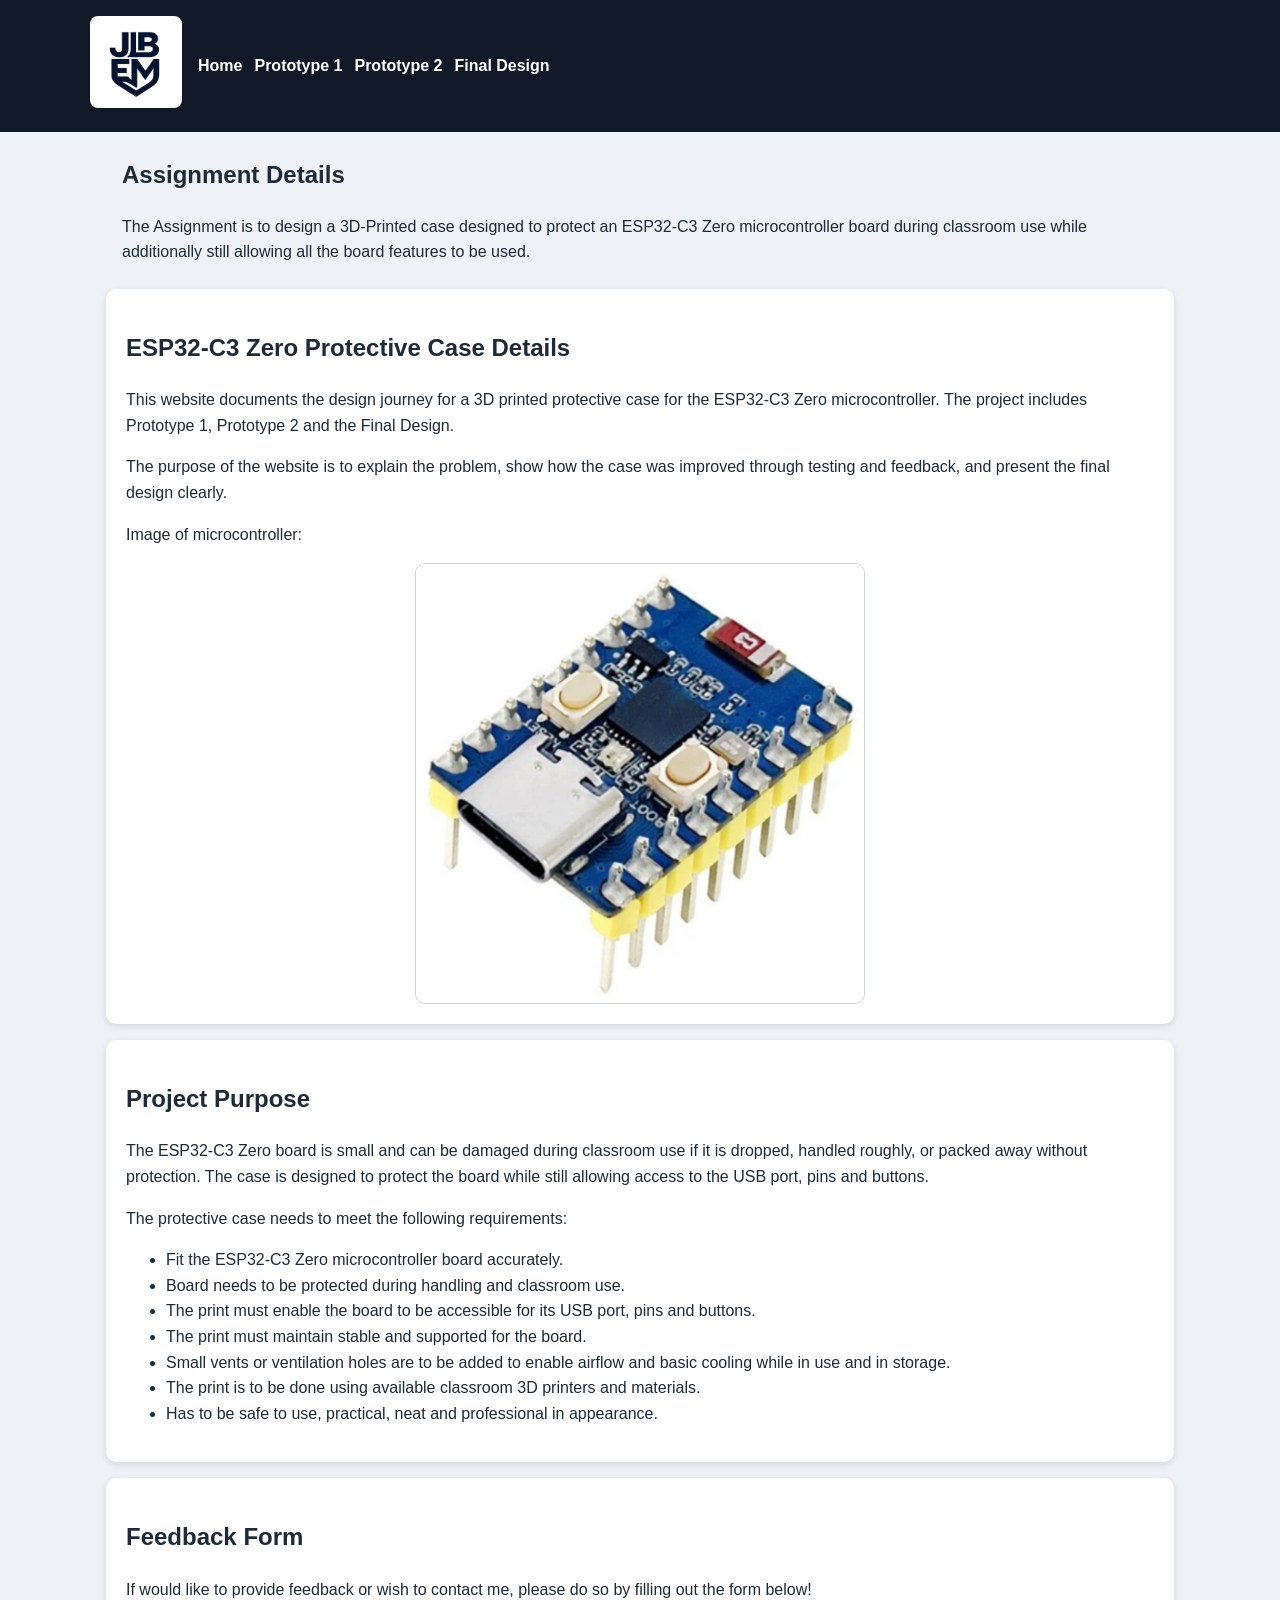
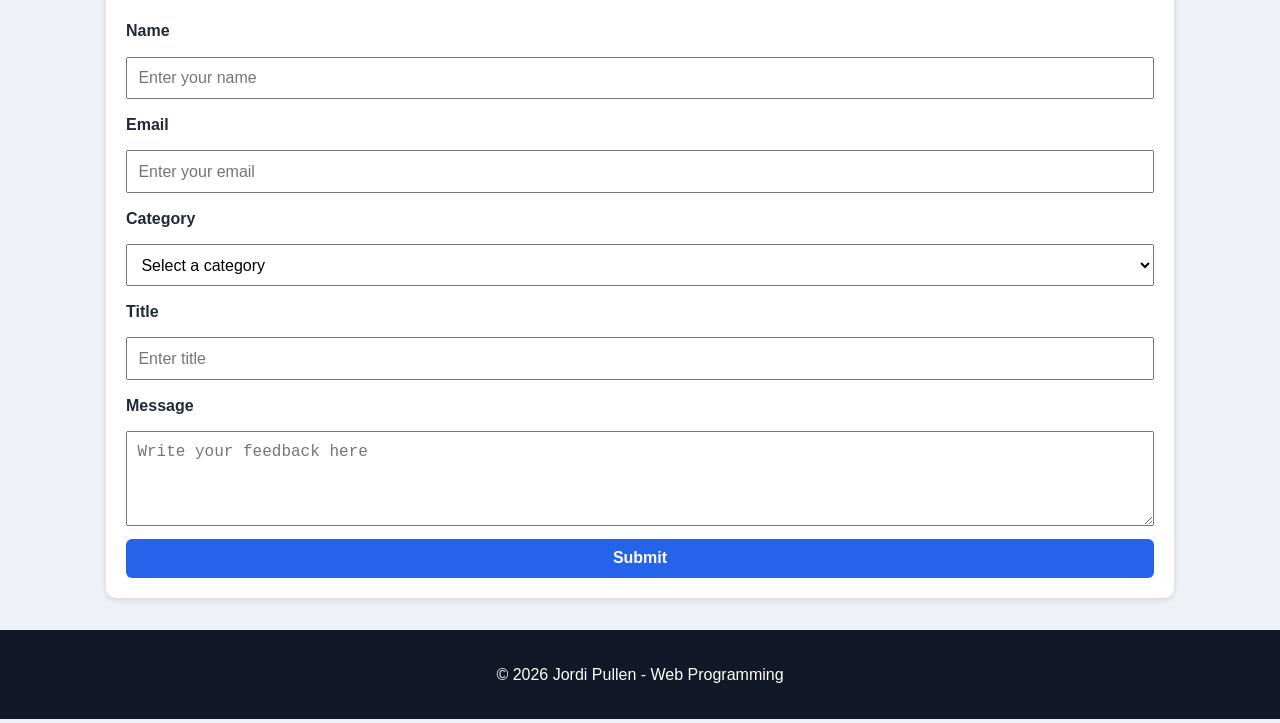
<file: index.html>
<!DOCTYPE html>
<html lang="en">

<head>
    <meta charset="UTF-8">
    <meta name="viewport" content="width=device-width, initial-scale=1.0">
    <title>3D Printing Assignment</title>
    <link rel="stylesheet" href="css/style.css">
</head>

<body>
    <header>
        <nav aria-label="Main navigation">
            <a class="logo-link" href="index.html">
                <img src="images/logo.png" alt="ESP32 case project logo">
            </a>
            <ul>
                <li><a href="index.html">Home</a></li>
                <li><a href="pages/prototype1.html">Prototype 1</a></li>
                <li><a href="pages/prototype2.html">Prototype 2</a></li>
                <li><a href="pages/final.html">Final Design</a></li>
            </ul>
        </nav>
    </header>
    <main>

        <main>
            <h2> Assignment Details</h2>
            <p>The Assignment is to design a 3D-Printed case designed to protect an ESP32-C3 Zero microcontroller board
                during classroom use while additionally still allowing all the board features to be
                used.</p>
        </main>
        <section>
            <h1>ESP32-C3 Zero Protective Case Details</h1>
            <p>This website documents the design journey for a 3D printed protective case for the ESP32-C3 Zero
                microcontroller. The project includes Prototype 1, Prototype 2 and the Final Design.</p>
            <p>The purpose of the website is to explain the problem, show how the case was improved through testing and
                feedback, and present the final design clearly.</p>
            <p>Image of microcontroller:</p>

            <img class="micro-image" src="images/microcontroller_board.png" alt="ESP32-C3 Zero microcontroller board">

        </section>

        <section>
            <h2>Project Purpose</h2>
            <p>The ESP32-C3 Zero board is small and can be damaged during classroom use if it is dropped, handled
                roughly, or packed away without protection. The case is designed to protect the board while still
                allowing access to the USB port, pins and buttons.</p>

            <p>The protective case needs to meet the following requirements:</p>
            <ul>
                <li>Fit the ESP32-C3 Zero microcontroller board accurately.</li>
                <li>Board needs to be protected during handling and classroom use.</li>
                <li>The print must enable the board to be accessible for its USB port, pins and buttons.</li>
                <li>The print must maintain stable and supported for the board.</li>
                <li>Small vents or ventilation holes are to be added to enable airflow and basic cooling while in use
                    and in
                    storage.</li>
                <li>The print is to be done using available classroom 3D printers and materials.</li>
                <li>Has to be safe to use, practical, neat and professional in appearance.</li>
            </ul>
        </section>

        <section>
            <h2>Feedback Form</h2>
            <p>If would like to provide feedback or wish to contact me, please do so by filling out the form below!</p>
            <form>
                <label for="name">Name</label>
                <input type="text" id="name" name="name" placeholder="Enter your name" required>

                <label for="email">Email</label>
                <input type="email" id="email" name="email" placeholder="Enter your email" required>

                <label for="category">Category</label>
                <select id="category" name="category" required>
                    <option value="">Select a category</option>
                    <option value="prototype1">Prototype 1</option>
                    <option value="prototype2">Prototype 2</option>
                    <option value="final">Final Design</option>
                    <option value="other">Other</option>
                </select>

                <label for="title">Title</label>
                <input type="text" id="title" name="title" placeholder="Enter title">

                <label for="message">Message</label>
                <textarea id="message" name="message" rows="4" placeholder="Write your feedback here"
                    required></textarea>

                <button type="submit">Submit</button>
            </form>
        </section>
    </main>
    <footer>
        <p>&copy; 2026 Jordi Pullen - Web Programming</p>
    </footer>
</body>

</html>
</file>
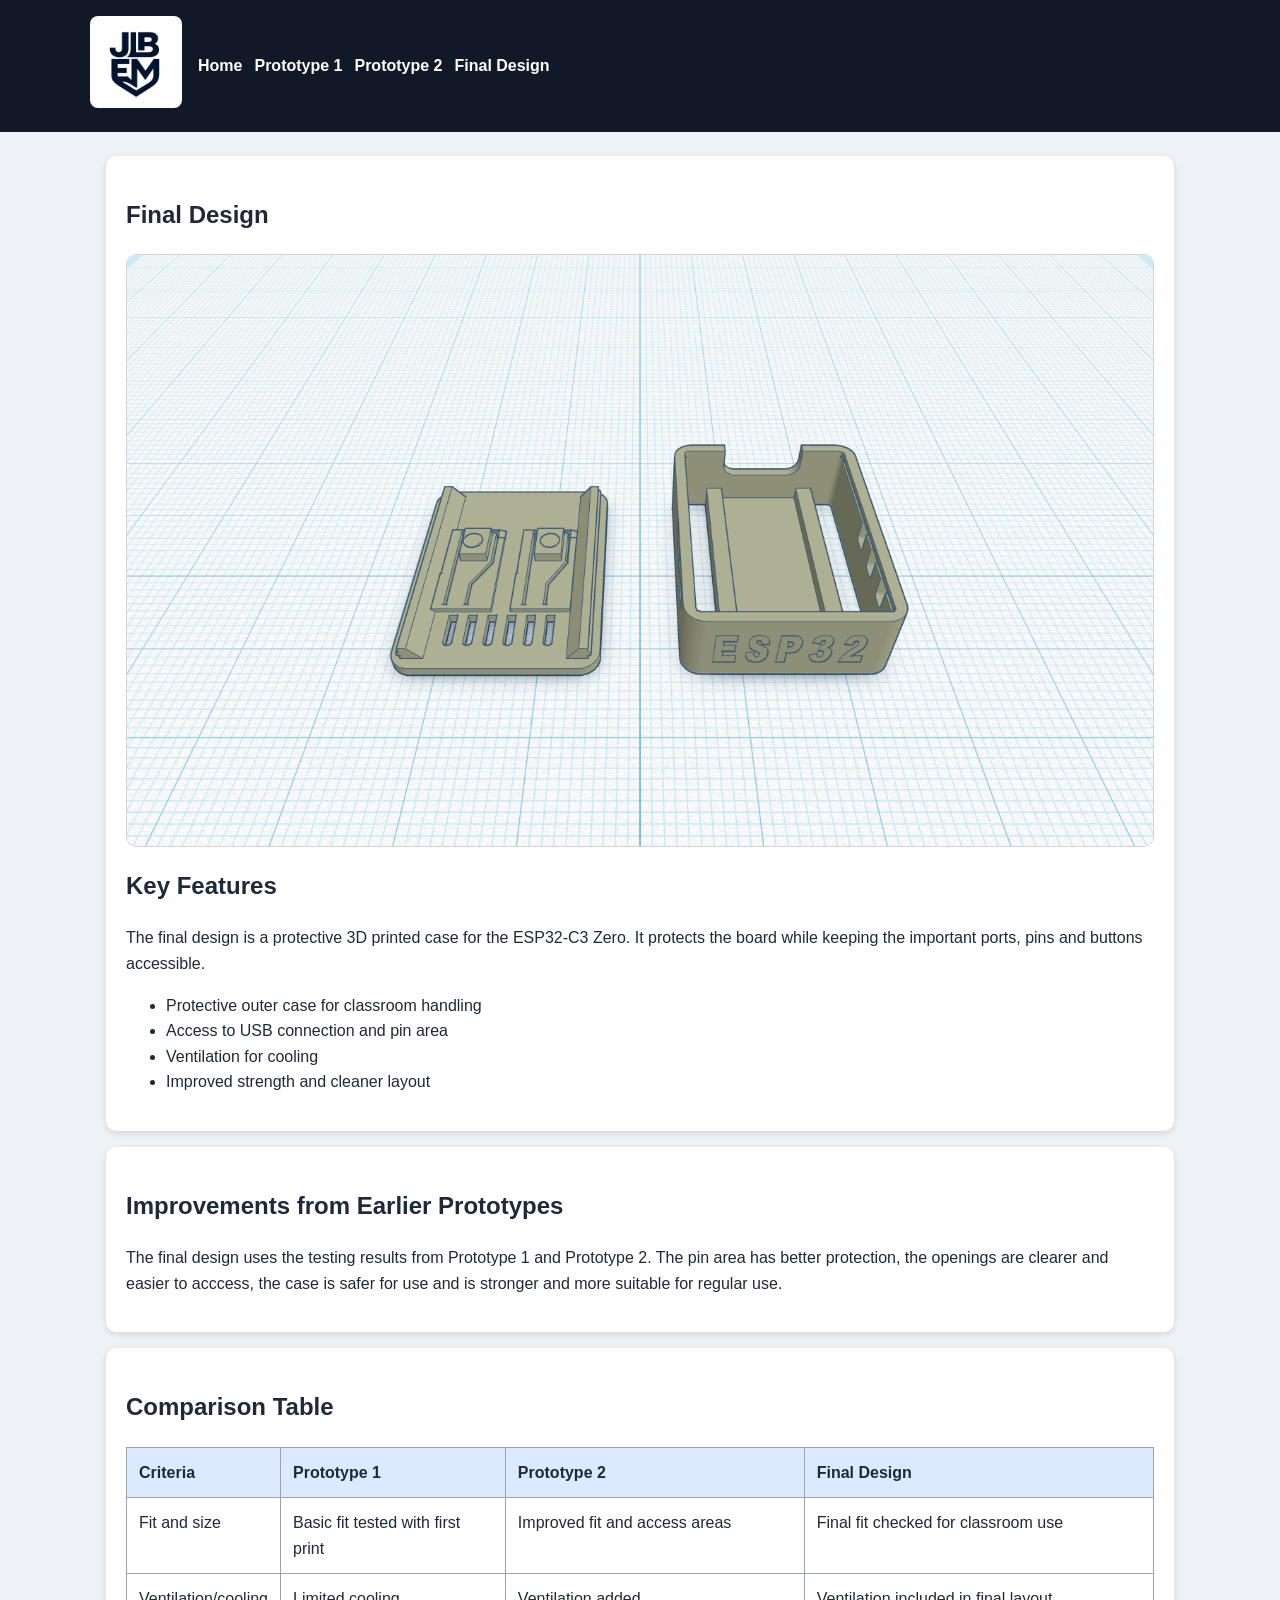
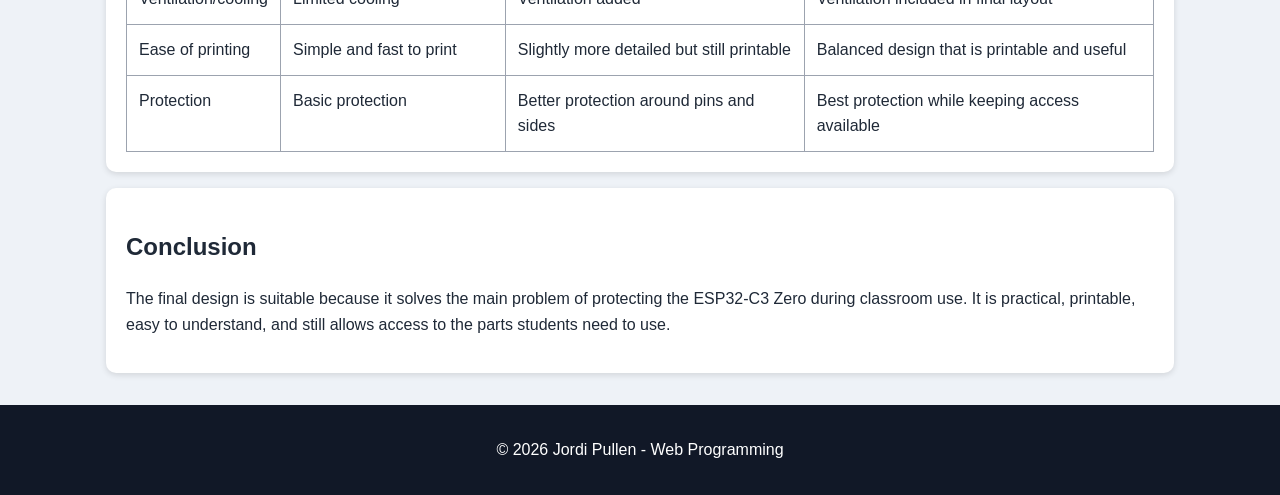
<file: pages/final.html>
<!DOCTYPE html>
<html lang="en">

<head>
    <meta charset="UTF-8">
    <meta name="viewport" content="width=device-width, initial-scale=1.0">
    <title>Final Design</title>
    <link rel="stylesheet" href="../css/style.css">
</head>

<body>
    <header>
        <nav aria-label="Main navigation">
            <a class="logo-link" href="../index.html">
                <img src="../images/logo.png" alt="ESP32 case project logo">
            </a>
            <ul>
                <li><a href="../index.html">Home</a></li>
                <li><a href="prototype1.html">Prototype 1</a></li>
                <li><a href="prototype2.html">Prototype 2</a></li>
                <li><a href="final.html">Final Design</a></li>
            </ul>
        </nav>
    </header>
    <main>
        <section>
            <h1>Final Design</h1>
            <img class="prototype-image" src="../images/final.png"
                alt="Diagram of the final ESP32-C3 Zero protective case design">
            <h2>Key Features</h2>
            <p>The final design is a protective 3D printed case for the ESP32-C3 Zero. It protects the board while
                keeping the important ports, pins and buttons accessible.</p>
            <ul>
                <li>Protective outer case for classroom handling</li>
                <li>Access to USB connection and pin area</li>
                <li>Ventilation for cooling</li>
                <li>Improved strength and cleaner layout</li>
            </ul>
        </section>

        <section>
            <h2>Improvements from Earlier Prototypes</h2>
            <p>The final design uses the testing results from Prototype 1 and Prototype 2. The pin area has better
                protection, the openings are clearer and easier to acccess, the case is safer for use and is stronger
                and more suitable for regular use.</p>
        </section>

        <section>
            <h2>Comparison Table</h2>
            <table>
                <thead>
                    <tr>
                        <th>Criteria</th>
                        <th>Prototype 1</th>
                        <th>Prototype 2</th>
                        <th>Final Design</th>
                    </tr>
                </thead>
                <tbody>
                    <tr>
                        <td>Fit and size</td>
                        <td>Basic fit tested with first print</td>
                        <td>Improved fit and access areas</td>
                        <td>Final fit checked for classroom use</td>
                    </tr>
                    <tr>
                        <td>Ventilation/cooling</td>
                        <td>Limited cooling</td>
                        <td>Ventilation added</td>
                        <td>Ventilation included in final layout</td>
                    </tr>
                    <tr>
                        <td>Ease of printing</td>
                        <td>Simple and fast to print</td>
                        <td>Slightly more detailed but still printable</td>
                        <td>Balanced design that is printable and useful</td>
                    </tr>
                    <tr>
                        <td>Protection</td>
                        <td>Basic protection</td>
                        <td>Better protection around pins and sides</td>
                        <td>Best protection while keeping access available</td>
                    </tr>
                </tbody>
            </table>
        </section>

        <section>
            <h2>Conclusion</h2>
            <p>The final design is suitable because it solves the main problem of protecting the ESP32-C3 Zero during
                classroom use. It is practical, printable, easy to understand, and still allows access to the parts
                students need to use.</p>
        </section>
    </main>
    <footer>
        <p>&copy; 2026 Jordi Pullen - Web Programming</p>
    </footer>
</body>

</html>
</file>
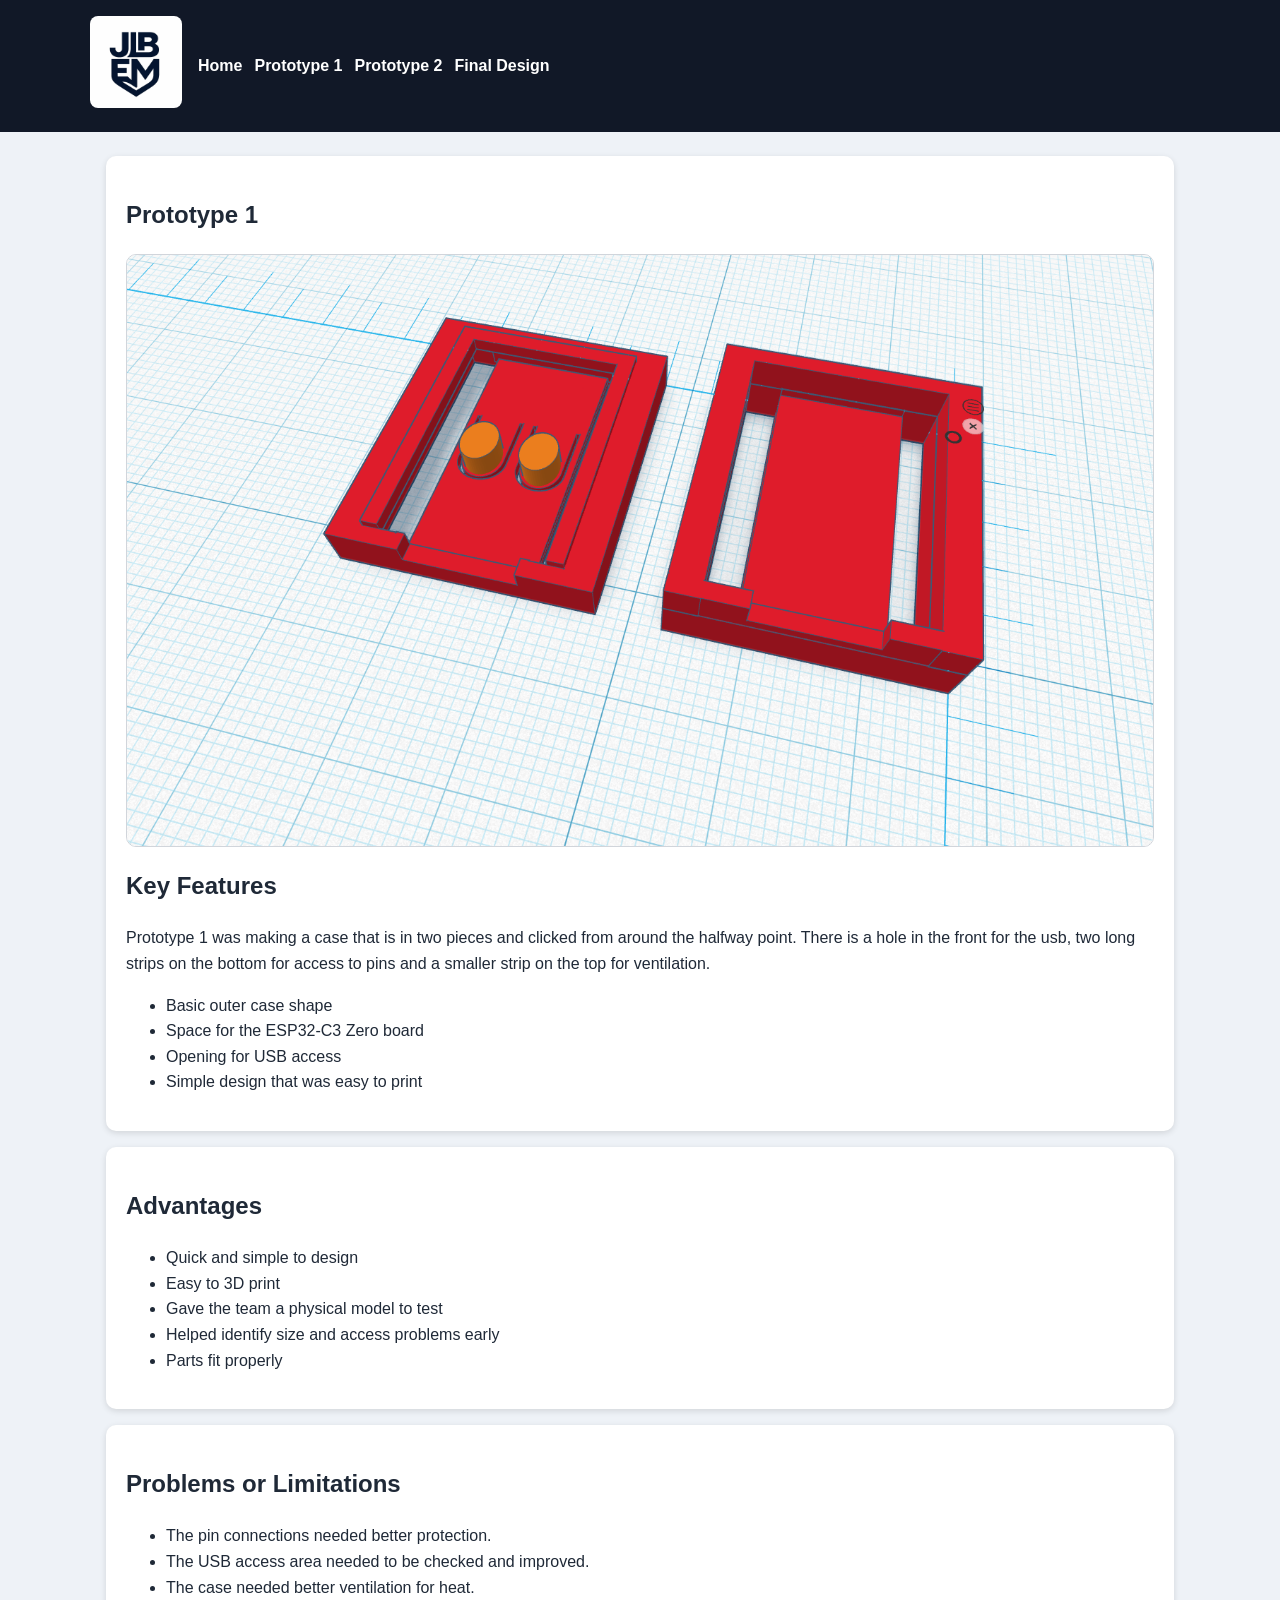
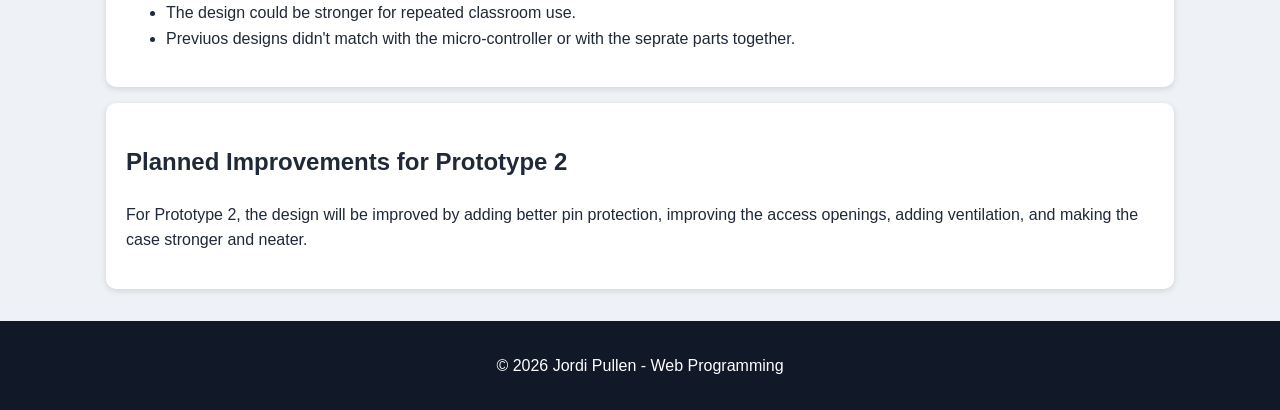
<file: pages/prototype1.html>
<!DOCTYPE html>
<html lang="en">

<head>
    <meta charset="UTF-8">
    <meta name="viewport" content="width=device-width, initial-scale=1.0">
    <title>Prototype 1</title>
    <link rel="stylesheet" href="../css/style.css">
</head>

<body>
    <header>
        <nav aria-label="Main navigation">
            <a class="logo-link" href="../index.html">
                <img src="../images/logo.png" alt="ESP32 case project logo">
            </a>
            <ul>
                <li><a href="../index.html">Home</a></li>
                <li><a href="prototype1.html">Prototype 1</a></li>
                <li><a href="prototype2.html">Prototype 2</a></li>
                <li><a href="final.html">Final Design</a></li>
            </ul>
        </nav>
    </header>
    <main>
        <section>
            <h1>Prototype 1</h1>
            <img class="prototype-image" src="../images/prototype1.png" alt="Diagram of Prototype 1 ESP32-C3 Zero case">
            <h2>Key Features</h2>
            <p>Prototype 1 was making a case that is in two pieces and clicked from around the halfway point. There is a
                hole in the front for the usb, two long strips on the bottom for access to pins and a smaller strip on
                the top for ventilation.
            </p>
            <ul>
                <li>Basic outer case shape</li>
                <li>Space for the ESP32-C3 Zero board</li>
                <li>Opening for USB access</li>
                <li>Simple design that was easy to print</li>
            </ul>
        </section>

        <section>
            <h2>Advantages</h2>
            <ul>
                <li>Quick and simple to design</li>
                <li>Easy to 3D print</li>
                <li>Gave the team a physical model to test</li>
                <li>Helped identify size and access problems early</li>
                <li>Parts fit properly</li>
            </ul>
        </section>

        <section>
            <h2>Problems or Limitations</h2>
            <ul>
                <li>The pin connections needed better protection.</li>
                <li>The USB access area needed to be checked and improved.</li>
                <li>The case needed better ventilation for heat.</li>
                <li>The design could be stronger for repeated classroom use.</li>
                <li>Previuos designs didn't match with the micro-controller or with the seprate parts together.</li>
            </ul>
        </section>

        <section>
            <h2>Planned Improvements for Prototype 2</h2>
            <p>For Prototype 2, the design will be improved by adding better pin protection, improving the access
                openings, adding ventilation, and making the case stronger and neater.</p>
        </section>
    </main>
    <footer>
        <p>&copy; 2026 Jordi Pullen - Web Programming</p>
    </footer>
</body>

</html>
</file>
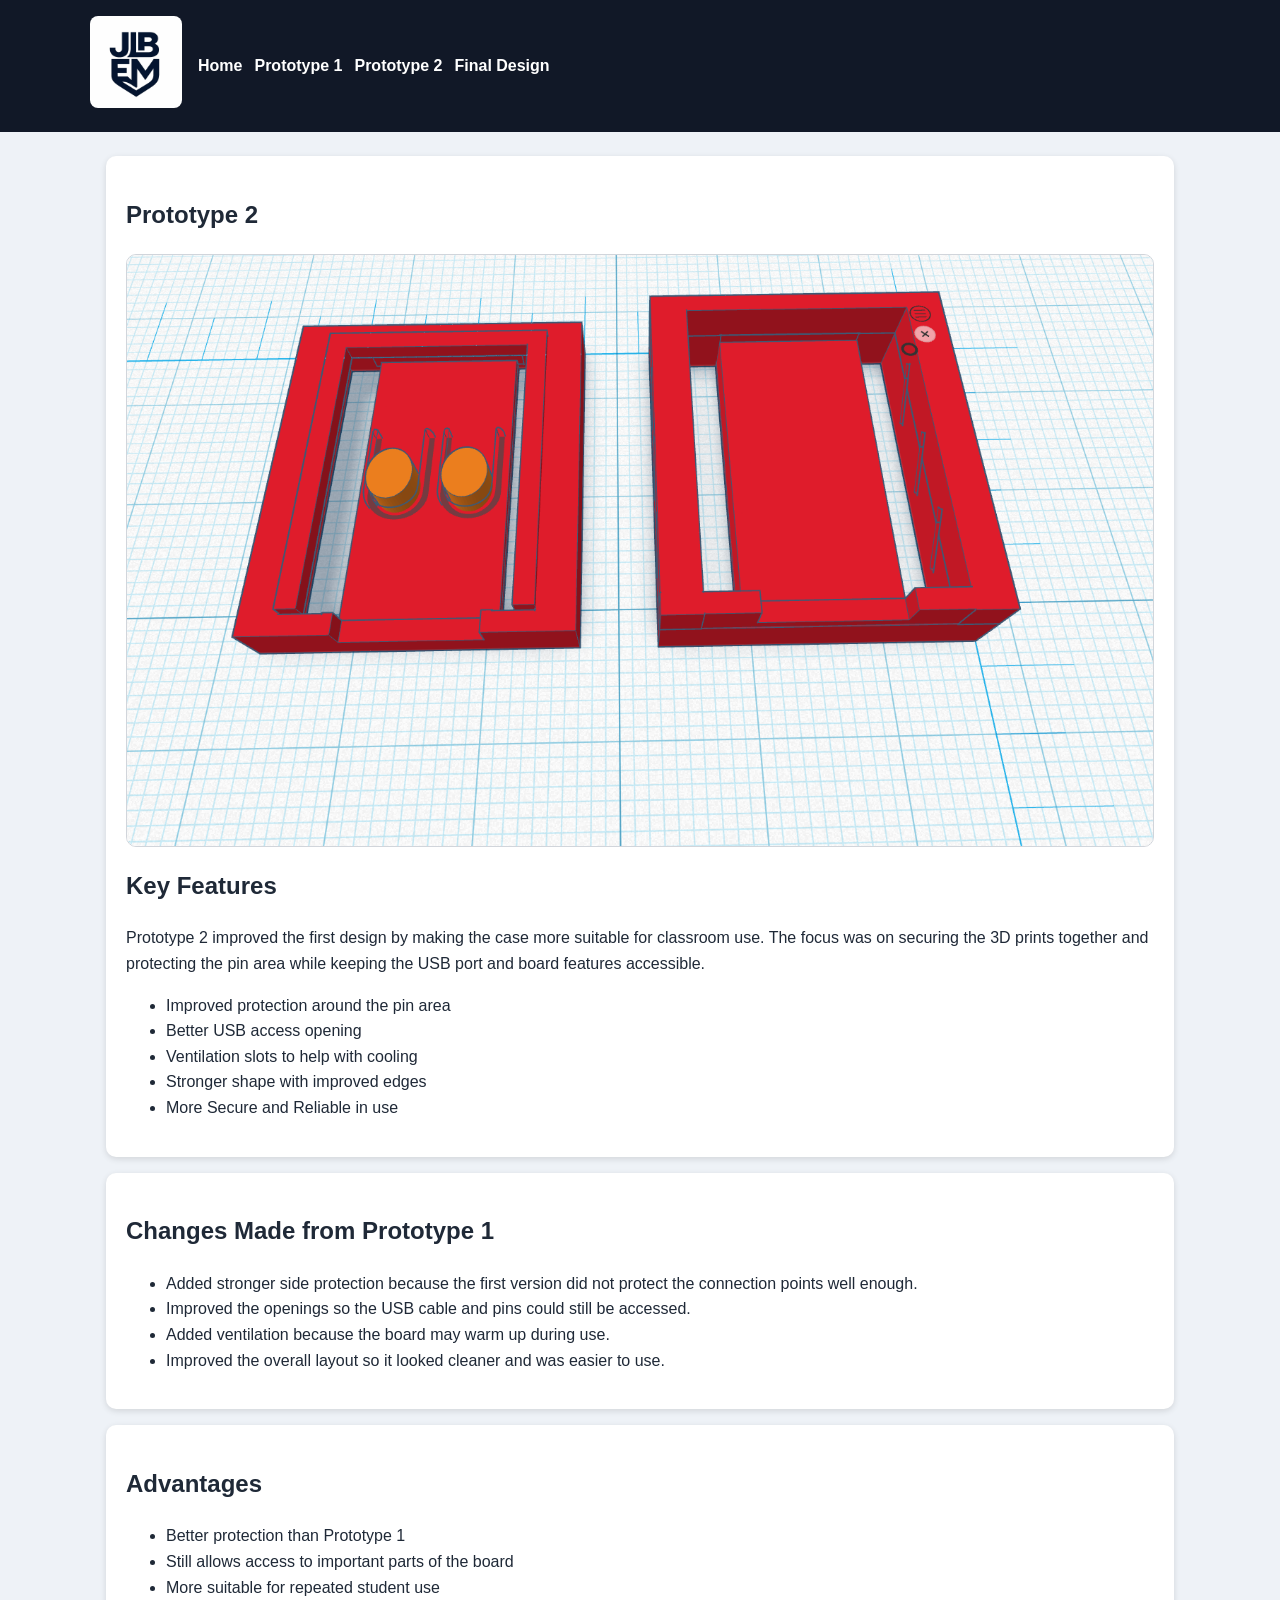
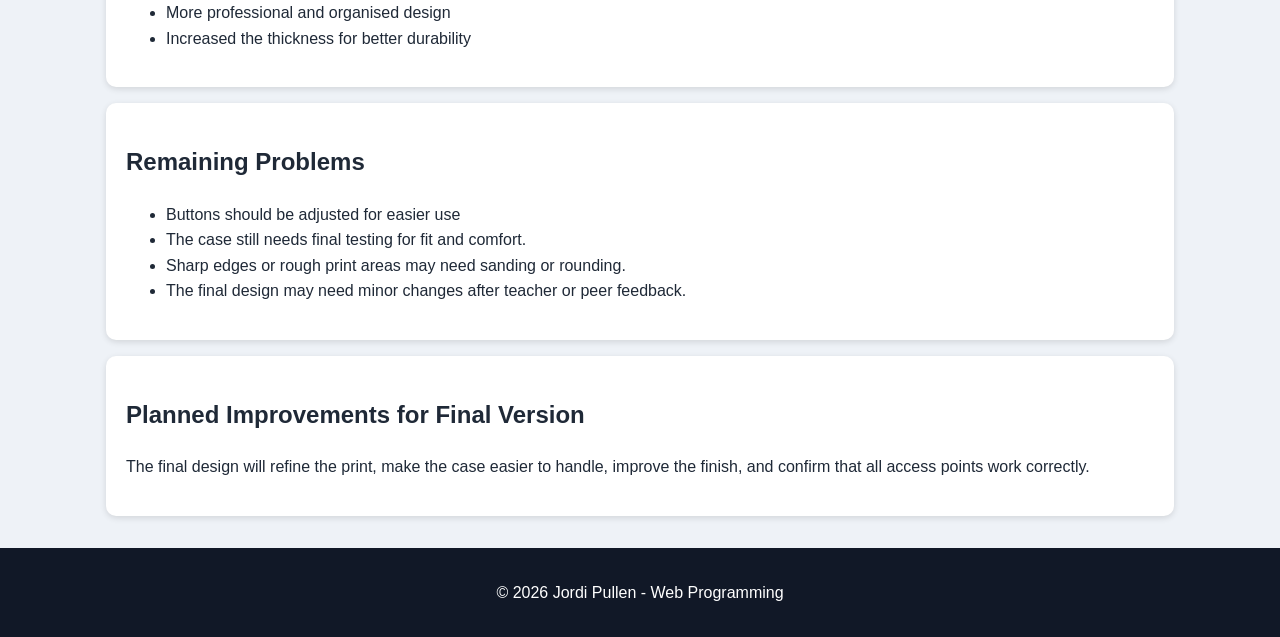
<file: pages/prototype2.html>
<!DOCTYPE html>
<html lang="en">

<head>
    <meta charset="UTF-8">
    <meta name="viewport" content="width=device-width, initial-scale=1.0">
    <title>Prototype 2</title>
    <link rel="stylesheet" href="../css/style.css">
</head>

<body>
    <header>
        <nav aria-label="Main navigation">
            <a class="logo-link" href="../index.html">
                <img src="../images/logo.png" alt="ESP32 case project logo">
            </a>
            <ul>
                <li><a href="../index.html">Home</a></li>
                <li><a href="prototype1.html">Prototype 1</a></li>
                <li><a href="prototype2.html">Prototype 2</a></li>
                <li><a href="final.html">Final Design</a></li>
            </ul>
        </nav>
    </header>
    <main>
        <section>
            <h1>Prototype 2</h1>
            <img class="prototype-image" src="../images/prototype2.png"
                alt="Diagram of Prototype 2 ESP32-C3 Zero case with improved protection">
            <h2>Key Features</h2>
            <p>Prototype 2 improved the first design by making the case more suitable for classroom use. The focus was
                on securing the 3D prints together and protecting the pin area while keeping the USB port and board
                features accessible.</p>
            <ul>
                <li>Improved protection around the pin area</li>
                <li>Better USB access opening</li>
                <li>Ventilation slots to help with cooling</li>
                <li>Stronger shape with improved edges</li>
                <li>More Secure and Reliable in use</li>
            </ul>
        </section>

        <section>
            <h2>Changes Made from Prototype 1</h2>
            <ul>
                <li>Added stronger side protection because the first version did not protect the connection points well
                    enough.</li>
                <li>Improved the openings so the USB cable and pins could still be accessed.</li>
                <li>Added ventilation because the board may warm up during use.</li>
                <li>Improved the overall layout so it looked cleaner and was easier to use.</li>
            </ul>
        </section>

        <section>
            <h2>Advantages</h2>
            <ul>
                <li>Better protection than Prototype 1</li>
                <li>Still allows access to important parts of the board</li>
                <li>More suitable for repeated student use</li>
                <li>More professional and organised design</li>
                <li>Increased the thickness for better durability</li>
            </ul>
        </section>

        <section>
            <h2>Remaining Problems</h2>
            <ul>
                <li>Buttons should be adjusted for easier use</li>
                <li>The case still needs final testing for fit and comfort.</li>
                <li>Sharp edges or rough print areas may need sanding or rounding.</li>
                <li>The final design may need minor changes after teacher or peer feedback.</li>
            </ul>
        </section>

        <section>
            <h2>Planned Improvements for Final Version</h2>
            <p>The final design will refine the print, make the case easier to handle, improve the finish, and confirm
                that all access points work correctly.</p>
        </section>
    </main>
    <footer>
        <p>&copy; 2026 Jordi Pullen - Web Programming</p>
    </footer>
</body>

</html>
</file>
<file: css/style.css>
* {
    box-sizing: border-box;
}

body {
    background-color: rgb(238, 242, 247);
    color: rgb(31, 41, 55);
    font-family: Arial, Helvetica, sans-serif;
    line-height: 1.6;
    margin: 0;
}

button {
    background-color: rgb(37, 99, 235);
    border: none;
    border-radius: 6px;
    color: white;
    cursor: pointer;
    font-weight: bold;
}

button:hover,
button:focus {
    background-color: rgb(29, 78, 216);
}

.card {
    background-color: rgb(249, 250, 251);
    border: 1px solid rgb(209, 213, 219);
    border-radius: 10px;
    padding: 1rem;
}

.card-grid {
    display: grid;
    gap: 1rem;
    grid-template-columns: repeat(auto-fit, minmax(230px, 1fr));
}

footer {
    background-color: rgb(17, 24, 39);
    color: white;
    margin-top: 2rem;
    padding: 1rem;
    text-align: center;
}

form {
    display: grid;
    gap: 0.8rem;
}

header {
    background-color: rgb(17, 24, 39);
    color: white;
    padding: 1rem;
}

input,
select,
textarea,
button {
    font-size: 1rem;
    padding: 0.65rem;
    width: 100%;
}

label {
    font-weight: bold;
}

.logo-link img {
    border-radius: 8px;
    height: auto;
    width: 92px;
}

main {
    margin: 1.5rem auto;
    max-width: 1100px;
    padding: 0 1rem;
}

.micro-image {
    border: 1px solid rgb(209, 213, 219);
    border-radius: 10px;
    display: block;
    height: auto;
    margin: 0.75rem auto 0;
    max-width: 100%;
    width: 450px;
}

nav {
    align-items: center;
    display: flex;
    gap: 1rem;
    margin: 0 auto;
    max-width: 1100px;
}

nav a {
    color: white;
    font-weight: bold;
    text-decoration: none;
}

nav a:hover,
nav a:focus {
    text-decoration: underline;
}

nav ul {
    display: flex;
    flex-wrap: wrap;
    gap: 0.75rem;
    list-style-type: none;
    margin: 0;
    padding: 0;
}

.prototype-image {
    border: 1px solid rgb(209, 213, 219);
    border-radius: 10px;
    display: block;
    height: auto;
    margin-top: 0.75rem;
    max-width: 100%;
}

section {
    background-color: white;
    border-radius: 10px;
    box-shadow: 0 2px 6px rgba(0, 0, 0, 0.12);
    margin-bottom: 1rem;
    padding: 1.25rem;
}

table {
    border-collapse: collapse;
    margin-top: 0.5rem;
    width: 100%;
}

th {
    background-color: rgb(219, 234, 254);
}

th,
td {
    border: 1px solid rgb(156, 163, 175);
    padding: 0.75rem;
    text-align: left;
    vertical-align: top;
}
</file>
